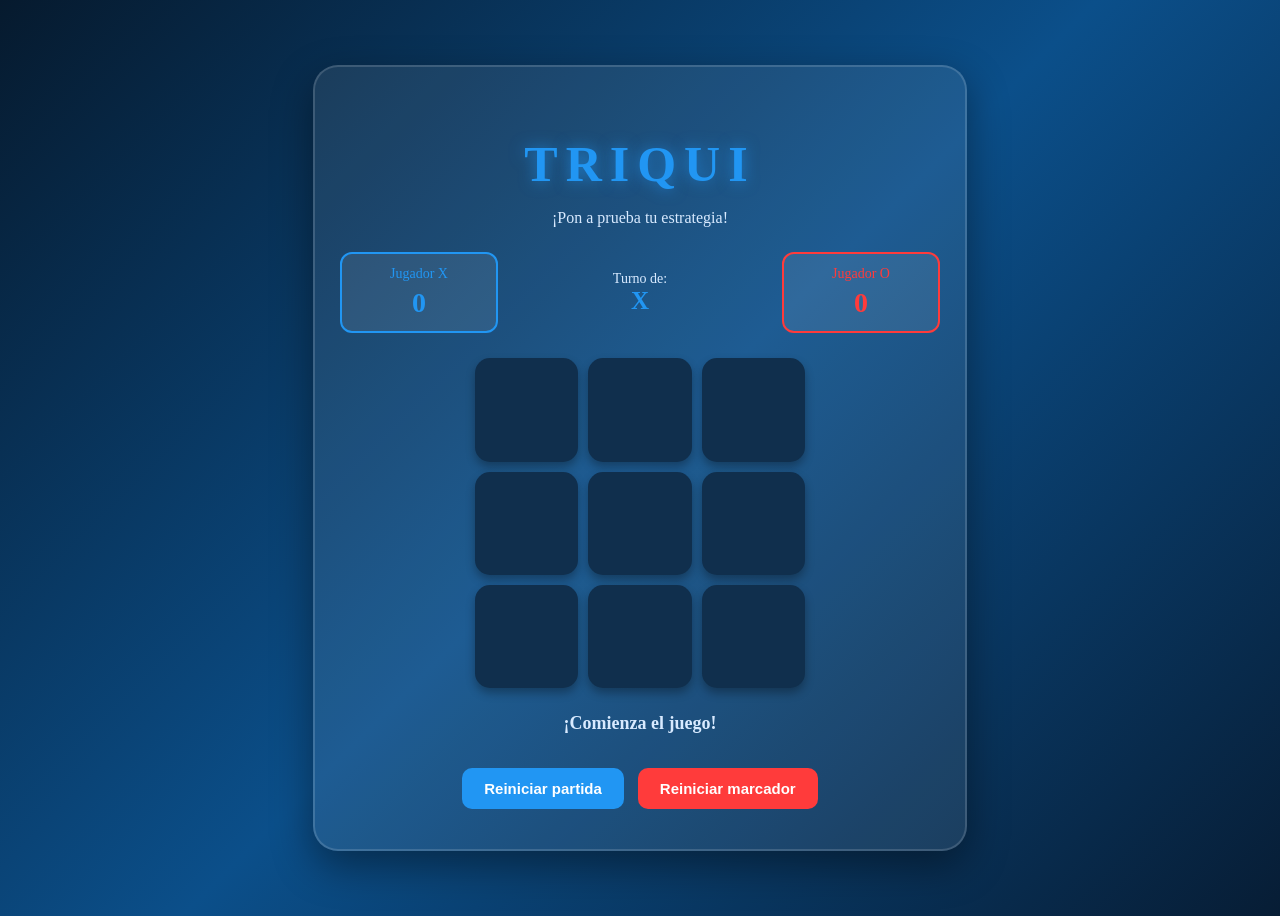
<file: index.html>
<!DOCTYPE html>
<html lang="es">
<head>
    <meta charset="UTF-8">
    <meta name="viewport" content="width=device-width, initial-scale=1.0">
    <title>Triqui - Juego</title>
    <link rel="stylesheet" href="estilo.css">
</head>

<body>

    <div class="contenedor">

        <h1>TRIQUI</h1>
        <p class="subtitulo">¡Pon a prueba tu estrategia!</p>

        <div class="marcador">
            <div class="jugador azul">
                <span>Jugador X</span>
                <strong id="puntosX">0</strong>
            </div>

            <div class="turno">
                Turno de:
                <strong id="turnoActual">X</strong>
            </div>

            <div class="jugador rojo">
                <span>Jugador O</span>
                <strong id="puntosO">0</strong>
            </div>
        </div>

        <div class="tablero">

            <button class="casilla" data-posicion="0"></button>
            <button class="casilla" data-posicion="1"></button>
            <button class="casilla" data-posicion="2"></button>

            <button class="casilla" data-posicion="3"></button>
            <button class="casilla" data-posicion="4"></button>
            <button class="casilla" data-posicion="5"></button>

            <button class="casilla" data-posicion="6"></button>
            <button class="casilla" data-posicion="7"></button>
            <button class="casilla" data-posicion="8"></button>

        </div>

        <p id="mensaje" class="mensaje">
            ¡Comienza el juego!
        </p>

        <button id="reiniciar" class="btn-reiniciar">
            Reiniciar partida
        </button>

        <button id="reiniciarPuntos" class="btn-puntos">
            Reiniciar marcador
        </button>

    </div>

    <script src="script.js"></script>

</body>
</html>
</file>
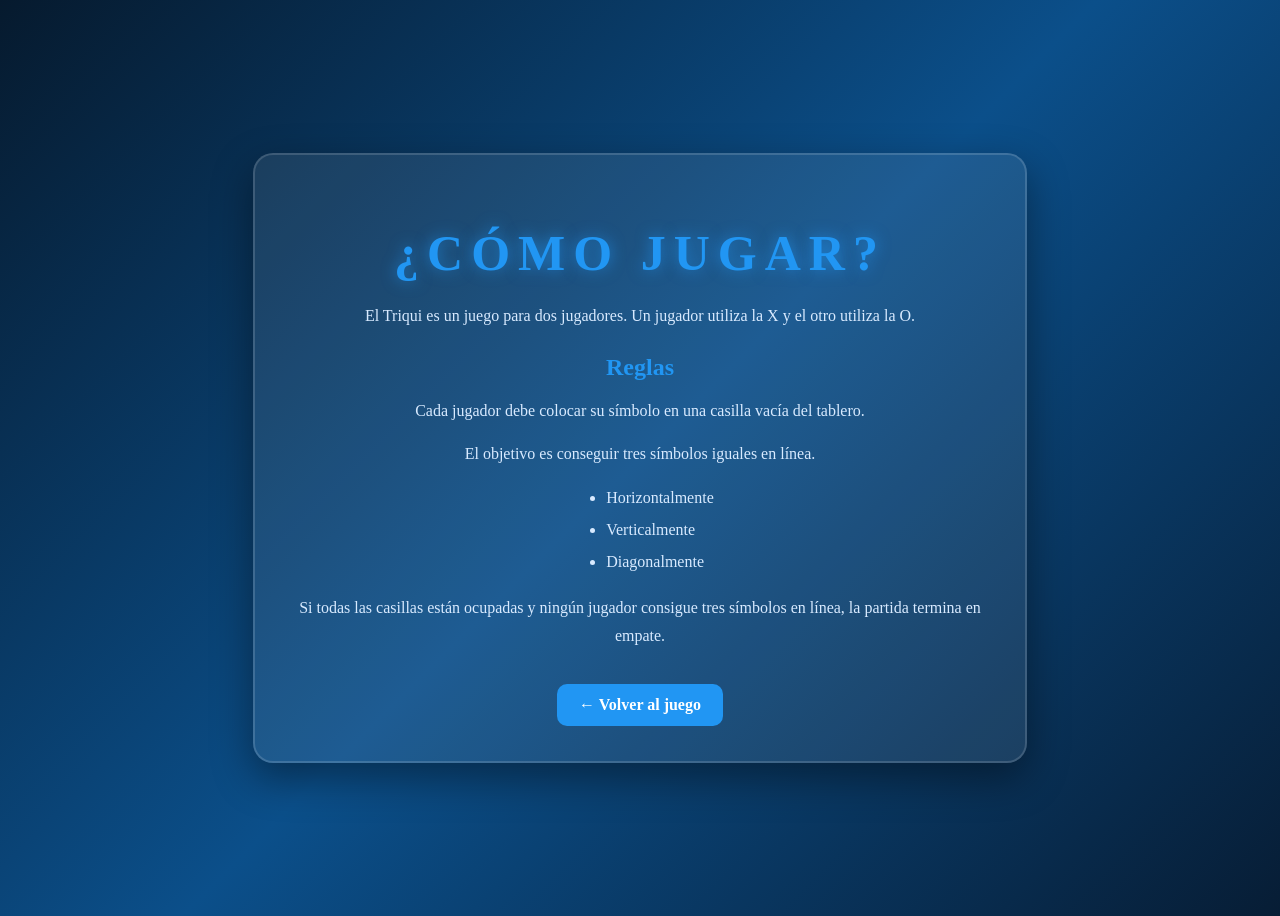
<file: detalle.html>
<!DOCTYPE html>
<html lang="es">
<head>
    <meta charset="UTF-8">
    <meta name="viewport" content="width=device-width, initial-scale=1.0">
    <title>Cómo jugar - Triqui</title>
    <link rel="stylesheet" href="estilo.css">
</head>

<body>

    <div class="detalle-container">

        <h1>¿CÓMO JUGAR?</h1>

        <p>
            El Triqui es un juego para dos jugadores.
            Un jugador utiliza la X y el otro utiliza la O.
        </p>

        <h2>Reglas</h2>

        <p>
            Cada jugador debe colocar su símbolo en una casilla
            vacía del tablero.
        </p>

        <p>
            El objetivo es conseguir tres símbolos iguales
            en línea.
        </p>

        <ul>
            <li>Horizontalmente</li>
            <li>Verticalmente</li>
            <li>Diagonalmente</li>
        </ul>

        <p>
            Si todas las casillas están ocupadas y ningún jugador
            consigue tres símbolos en línea, la partida termina
            en empate.
        </p>

        <a href="index.html" class="btn-volver">
            ← Volver al juego
        </a>

    </div>

</body>
</html>
</file>
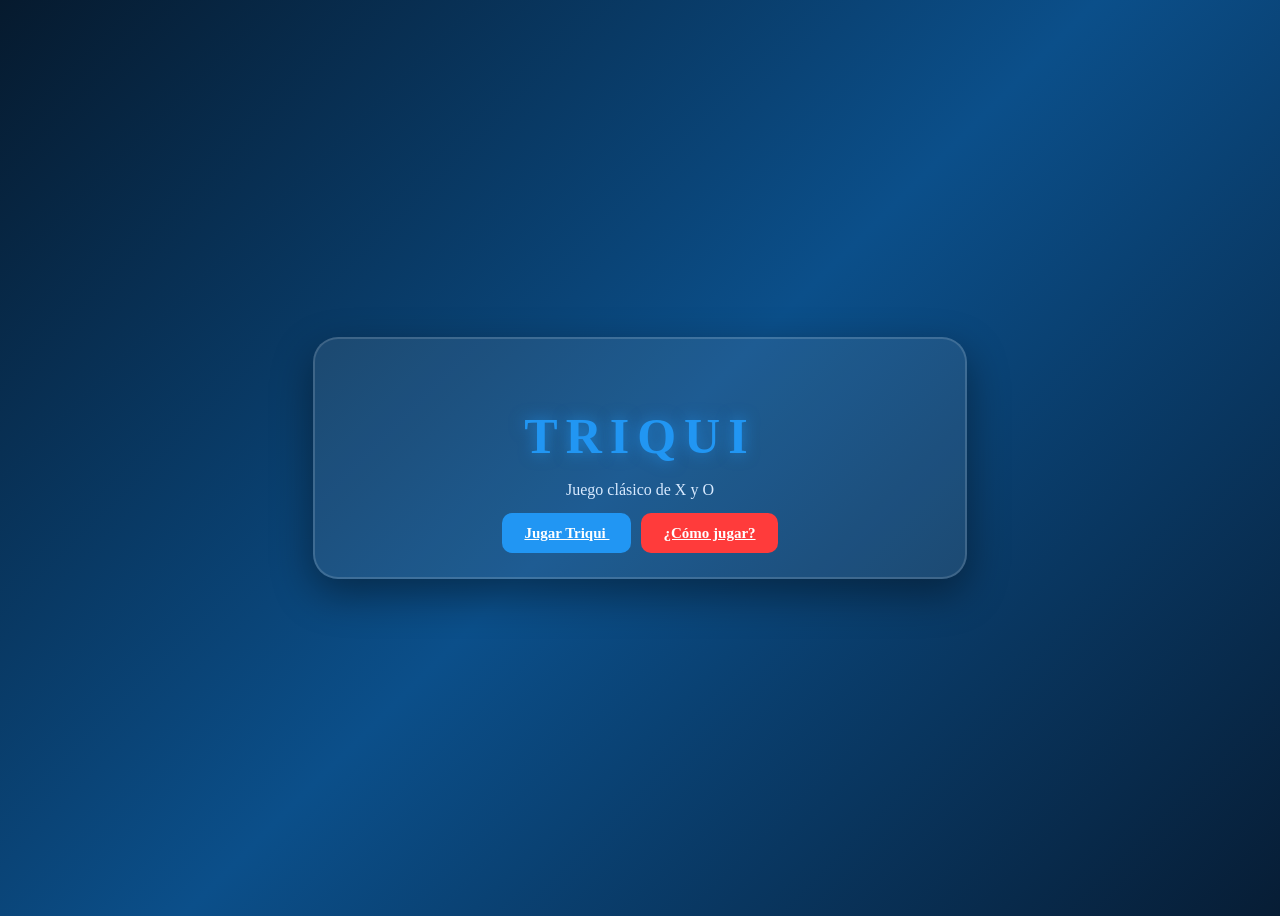
<file: principal.html>
<!DOCTYPE html>
<html lang="es">
<head>
    <meta charset="UTF-8">
    <meta name="viewport" content="width=device-width, initial-scale=1.0">
    <title>Triqui - Menú Principal</title>
    <link rel="stylesheet" href="estilo.css">
</head>

<body>

    <div class="contenedor">

        <h1>TRIQUI</h1>

        <p class="subtitulo">
            Juego clásico de X y O
        </p>

        <div class="menu">

            <a href="index.html" class="btn-reiniciar">
                Jugar Triqui
            </a>

            <a href="detalle.html" class="btn-puntos">
                ¿Cómo jugar?
            </a>

        </div>

    </div>

</body>
</html>
</file>
<file: estilo.css>
{
    margin: 0;
    padding: 0;
    box-sizing: border-box;
    font-family: 'Segoe UI', Tahoma, Geneva, Verdana, sans-serif;
}

body {
    min-height: 100vh;
    display: flex;
    justify-content: center;
    align-items: center;

    background: linear-gradient(135deg, #061a2e, #0b4f8a, #071d35);

    color: white;
}

.contenedor {
    width: 95%;
    max-width: 600px;
    padding: 35px 25px;

    background: rgba(255, 255, 255, 0.08);
    border: 2px solid rgba(255, 255, 255, 0.15);
    border-radius: 25px;

    text-align: center;

    box-shadow: 0 15px 40px rgba(0, 0, 0, 0.4);
}

h1 {
    font-size: 50px;
    letter-spacing: 8px;
    color: #2196f3;
    text-shadow: 0 0 15px rgba(33, 150, 243, 0.7);

    margin-bottom: 5px;
}

.subtitulo {
    color: #d8eaff;
    margin-bottom: 25px;
}

/* MARCADOR */

.marcador {
    display: flex;
    justify-content: space-between;
    align-items: center;

    gap: 15px;
    margin-bottom: 25px;
}

.jugador {
    width: 130px;
    padding: 12px;

    border-radius: 12px;
    background: rgba(255, 255, 255, 0.08);

    display: flex;
    flex-direction: column;
    gap: 5px;
}

.jugador span {
    font-size: 14px;
}

.jugador strong {
    font-size: 28px;
}

.azul {
    color: #2196f3;
    border: 2px solid #2196f3;
}

.rojo {
    color: #ff3b3b;
    border: 2px solid #ff3b3b;
}

.turno {
    font-size: 14px;
    color: #d8eaff;
}

.turno strong {
    display: block;
    font-size: 25px;
    color: #2196f3;
}

/* TABLERO */

.tablero {
    width: 330px;
    height: 330px;

    margin: 0 auto 25px;

    display: grid;
    grid-template-columns: repeat(3, 1fr);
    gap: 10px;
}

.casilla {
    border: none;
    border-radius: 15px;

    background: #102f4d;

    font-size: 60px;
    font-weight: bold;

    cursor: pointer;

    transition: 0.2s;

    box-shadow: 0 5px 10px rgba(0, 0, 0, 0.3);
}

.casilla:hover {
    background: #17496f;
    transform: scale(1.03);
}

.casilla.x {
    color: #2196f3;
    text-shadow: 0 0 15px rgba(33, 150, 243, 0.8);
}

.casilla.o {
    color: #ff3b3b;
    text-shadow: 0 0 15px rgba(255, 59, 59, 0.8);
}

.casilla.ganadora {
    background: #ffffff;
    transform: scale(1.05);
}

/* MENSAJE */

.mensaje {
    min-height: 30px;

    font-size: 18px;
    font-weight: bold;

    color: #d8eaff;

    margin-bottom: 20px;
}

/* BOTONES */

.btn-reiniciar,
.btn-puntos {
    border: none;
    padding: 12px 22px;

    border-radius: 10px;

    font-size: 15px;
    font-weight: bold;

    cursor: pointer;

    margin: 5px;

    transition: 0.3s;
}

.btn-reiniciar {
    background: #2196f3;
    color: white;
}

.btn-reiniciar:hover {
    background: #0d6fc4;
    transform: translateY(-2px);
}

.btn-puntos {
    background: #ff3b3b;
    color: white;
}

.btn-puntos:hover {
    background: #d92626;
    transform: translateY(-2px);
}
@media (max-width: 500px) {

    .contenedor {
        padding: 25px 15px;
    }

    h1 {
        font-size: 40px;
    }

    .tablero {
        width: 280px;
        height: 280px;
    }

    .casilla {
        font-size: 50px;
    }

    .jugador {
        width: 100px;
    }

    .turno {
        font-size: 12px;
    }
}
.detalle-container {
    width: 90%;
    max-width: 700px;
    margin: auto;
    padding: 35px;

    background: rgba(255, 255, 255, 0.08);
    border: 2px solid rgba(255, 255, 255, 0.15);
    border-radius: 20px;

    text-align: center;

    box-shadow: 0 15px 40px rgba(0, 0, 0, 0.4);
}

.detalle-container h1 {
    margin-bottom: 20px;
}

.detalle-container h2 {
    color: #2196f3;
    margin: 25px 0 15px;
}

.detalle-container p {
    color: #d8eaff;
    line-height: 1.7;
    margin-bottom: 15px;
}

.detalle-container ul {
    text-align: left;
    width: fit-content;
    margin: 15px auto;
    color: #d8eaff;
    line-height: 2;
}

.btn-volver {
    display: inline-block;
    margin-top: 20px;
    padding: 12px 22px;

    background: #2196f3;
    color: white;

    text-decoration: none;
    border-radius: 10px;

    font-weight: bold;
}

.btn-volver:hover {
    background: #0d6fc4;
}
</file>
